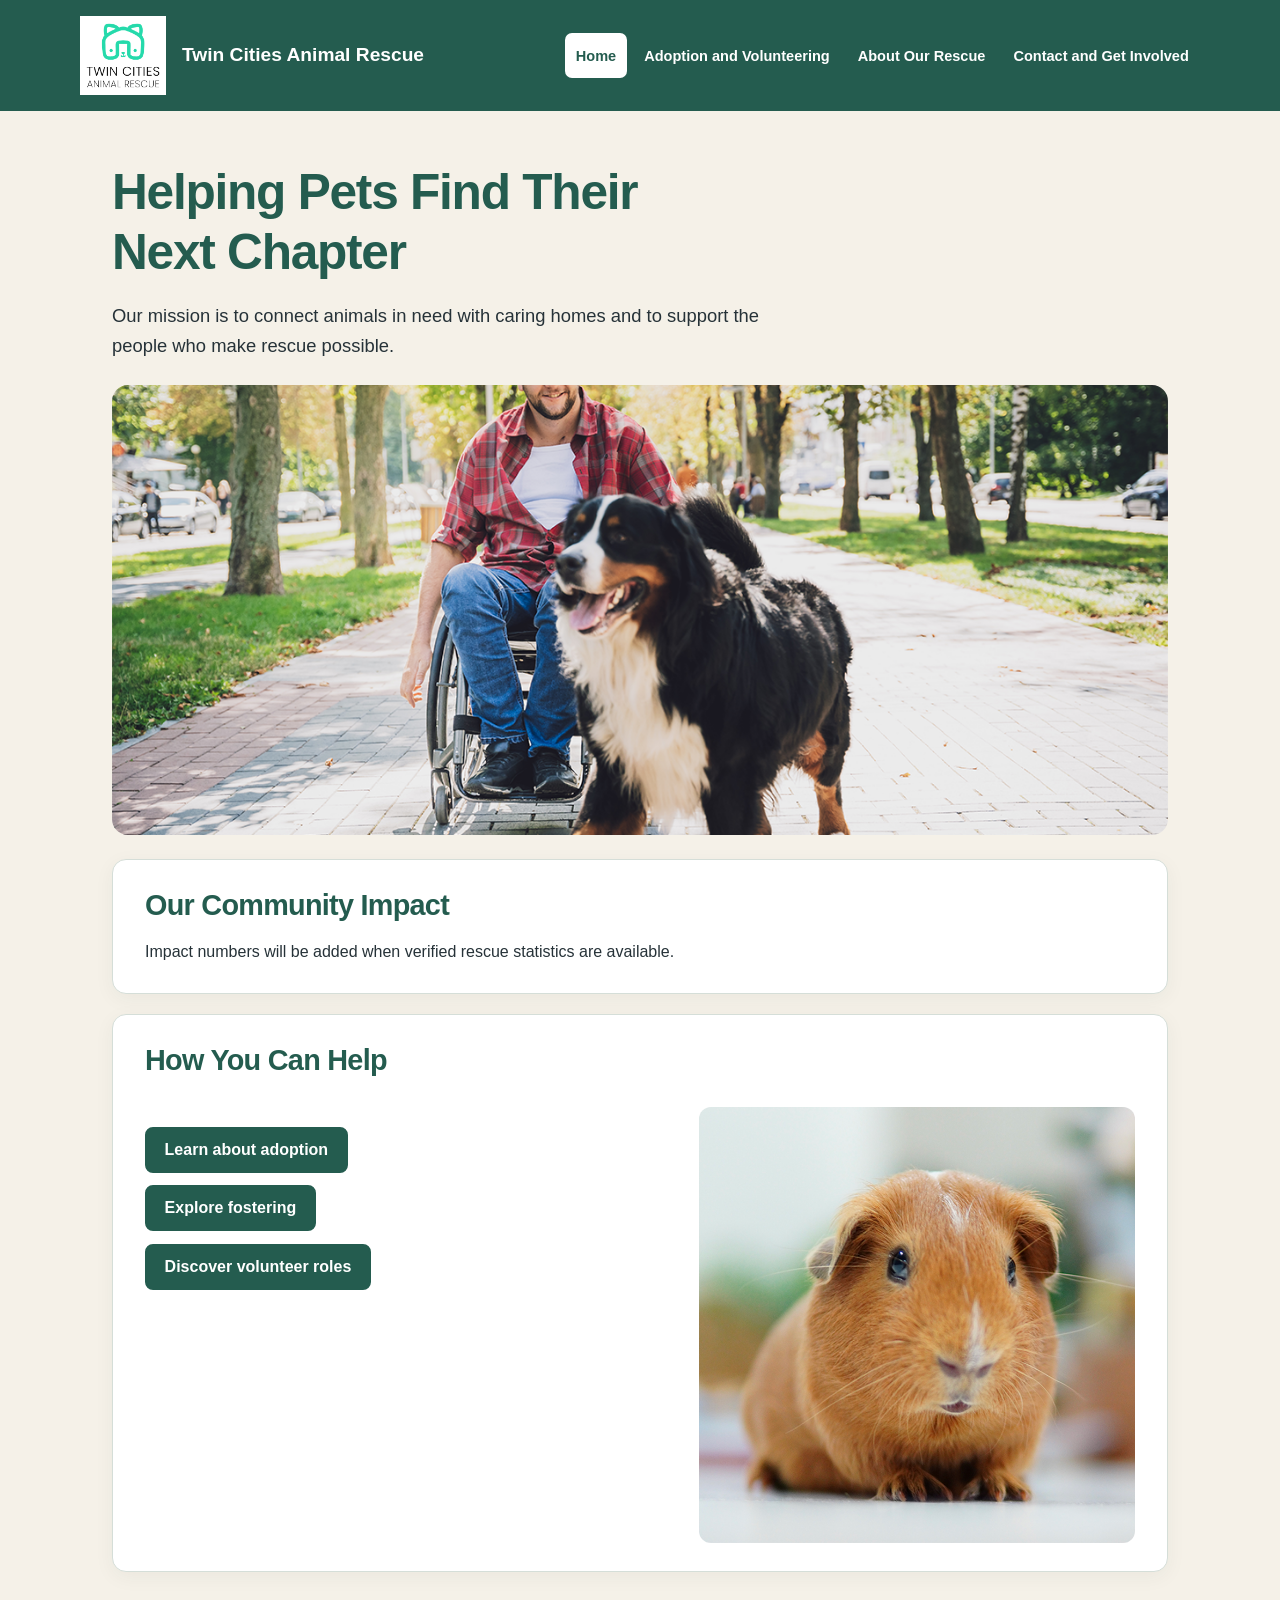
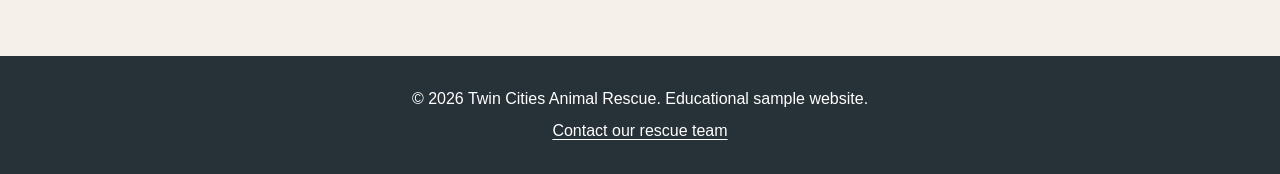
<file: index.html>
<!DOCTYPE html>
<html lang="en">
<head>
<meta charset="utf-8"/>
<meta content="width=device-width, initial-scale=1.0" name="viewport"/>
<title>Home | Twin Cities Animal Rescue</title>
<link href="css/styles.css" rel="stylesheet"/></head>
<body>
<a class="skip-link" href="#main-content">Skip to main content</a>
<header class="site-header">
<img alt="Twin Cities Animal Rescue logo" class="site-logo" src="images/rescue-logo_c.png" width="88"/>
<p class="site-name">Twin Cities Animal Rescue</p>
<nav aria-label="Main navigation" class="site-nav">
<ul>
<li><a aria-current="page" class="active" href="index.html">Home</a></li>
<li><a href="services.html">Adoption and Volunteering</a></li>
<li><a href="about.html">About Our Rescue</a></li>
<li><a href="contact.html">Contact and Get Involved</a></li>
</ul>
</nav>
</header>
<main class="page-content home-page" id="main-content">
<h1 class="hero-title">Helping Pets Find Their Next Chapter</h1>
<p class="hero-intro">Our mission is to connect animals in need with caring homes and to support the people who make rescue possible.</p>
<picture class="hero-picture">
<source media="(max-width: 600px)" srcset="images/rescue-feature-small_c.png"/>
<img alt="Rescue animals featured in the Twin Cities Animal Rescue campaign" class="content-image" loading="eager" src="images/rescue-feature-large_c.png" width="900"/>
</picture>
<section aria-labelledby="impact-heading" class="content-section">
<h2 id="impact-heading">Our Community Impact</h2>
<p>Impact numbers will be added when verified rescue statistics are available.</p>
</section>
<section aria-labelledby="help-heading" class="content-section help-section">
<h2 id="help-heading">How You Can Help</h2>
<ul class="action-links">
<li><a class="action-button" href="services.html#adopt">Learn about adoption</a></li>
<li><a class="action-button" href="services.html#foster">Explore fostering</a></li>
<li><a class="action-button" href="services.html#volunteer">Discover volunteer roles</a></li>
</ul>
<img alt="Rescue pet waiting to meet a potential adopter" class="content-image" loading="lazy" src="images/rescue-pet_c.png" width="500"/>
</section>
</main>
<footer class="site-footer">
<p>© 2026 Twin Cities Animal Rescue. Educational sample website.</p>
<p><a href="contact.html">Contact our rescue team</a></p>
</footer>
</body>
</html>
</file>
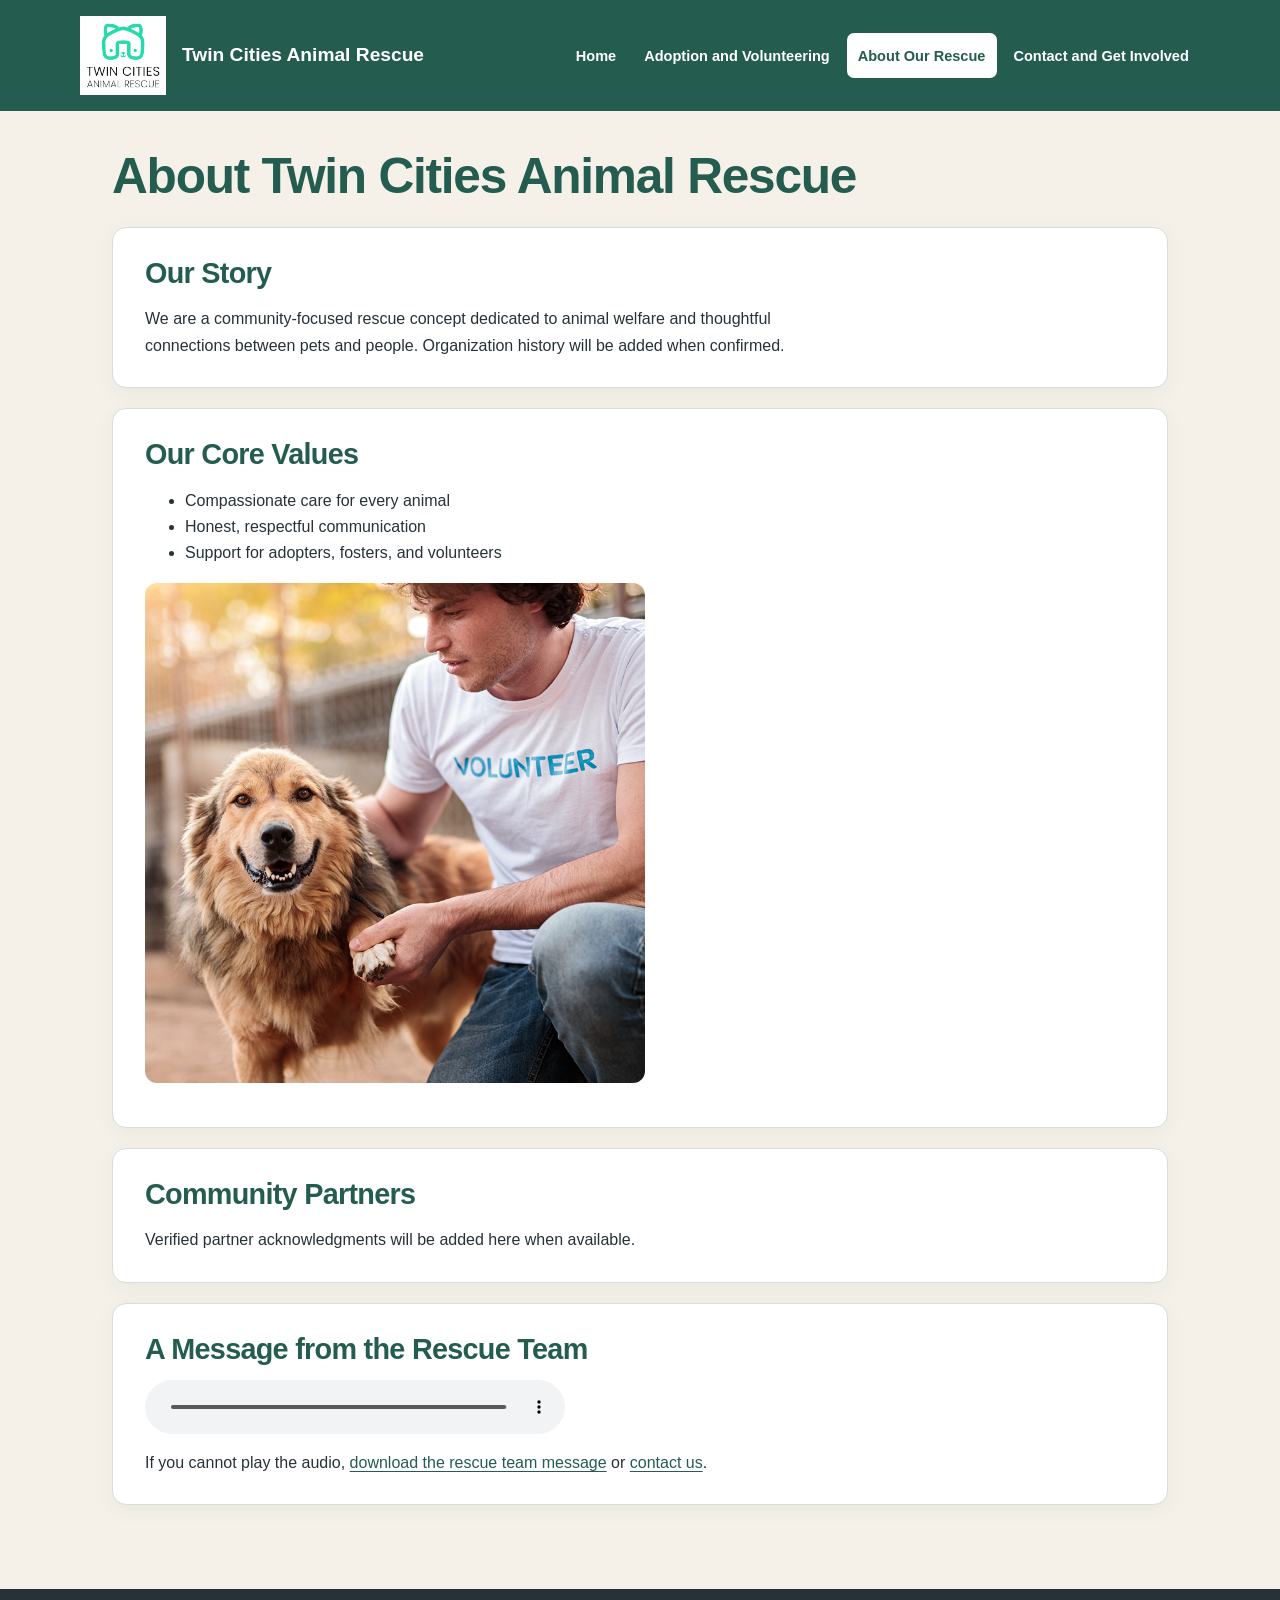
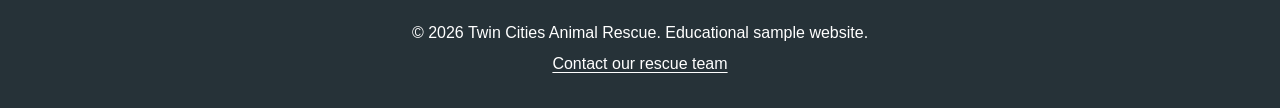
<file: about.html>
<!DOCTYPE html>
<html lang="en">
<head>
<meta charset="utf-8"/>
<meta content="width=device-width, initial-scale=1.0" name="viewport"/>
<title>About Our Rescue | Twin Cities Animal Rescue</title>
<link href="css/styles.css" rel="stylesheet"/></head>
<body>
<a class="skip-link" href="#main-content">Skip to main content</a>
<header class="site-header">
<img alt="Twin Cities Animal Rescue logo" class="site-logo" src="images/rescue-logo_c.png" width="88"/>
<p class="site-name">Twin Cities Animal Rescue</p>
<nav aria-label="Main navigation" class="site-nav">
<ul>
<li><a href="index.html">Home</a></li>
<li><a href="services.html">Adoption and Volunteering</a></li>
<li><a aria-current="page" class="active" href="about.html">About Our Rescue</a></li>
<li><a href="contact.html">Contact and Get Involved</a></li>
</ul>
</nav>
</header>
<main class="page-content" id="main-content">
<h1>About Twin Cities Animal Rescue</h1>
<section aria-labelledby="story-heading" class="content-section">
<h2 id="story-heading">Our Story</h2>
<p>We are a community-focused rescue concept dedicated to animal welfare and thoughtful connections between pets and people. Organization history will be added when confirmed.</p>
</section>
<section aria-labelledby="values-heading" class="content-section">
<h2 id="values-heading">Our Core Values</h2>
<ul>
<li>Compassionate care for every animal</li>
<li>Honest, respectful communication</li>
<li>Support for adopters, fosters, and volunteers</li>
</ul>
<img alt="Volunteer supporting an animal rescue effort" class="content-image" loading="lazy" src="images/rescue-volunteer_c.png" width="500"/>
</section>
<section aria-labelledby="partners-heading" class="content-section">
<h2 id="partners-heading">Community Partners</h2>
<p>Verified partner acknowledgments will be added here when available.</p>
</section>
<section aria-labelledby="message-heading" class="content-section">
<h2 id="message-heading">A Message from the Rescue Team</h2>
<audio class="audio-player" controls="" preload="metadata">
<source src="media/rescue-message_c.mp3" type="audio/mpeg"/>
        Your browser does not support the audio player. Please contact our team for information about the rescue.
      </audio>
<p>If you cannot play the audio, <a href="media/rescue-message_c.mp3">download the rescue team message</a> or <a href="contact.html">contact us</a>.</p>
</section>
</main>
<footer class="site-footer">
<p>© 2026 Twin Cities Animal Rescue. Educational sample website.</p>
<p><a href="contact.html">Contact our rescue team</a></p>
</footer>
</body>
</html>
</file>
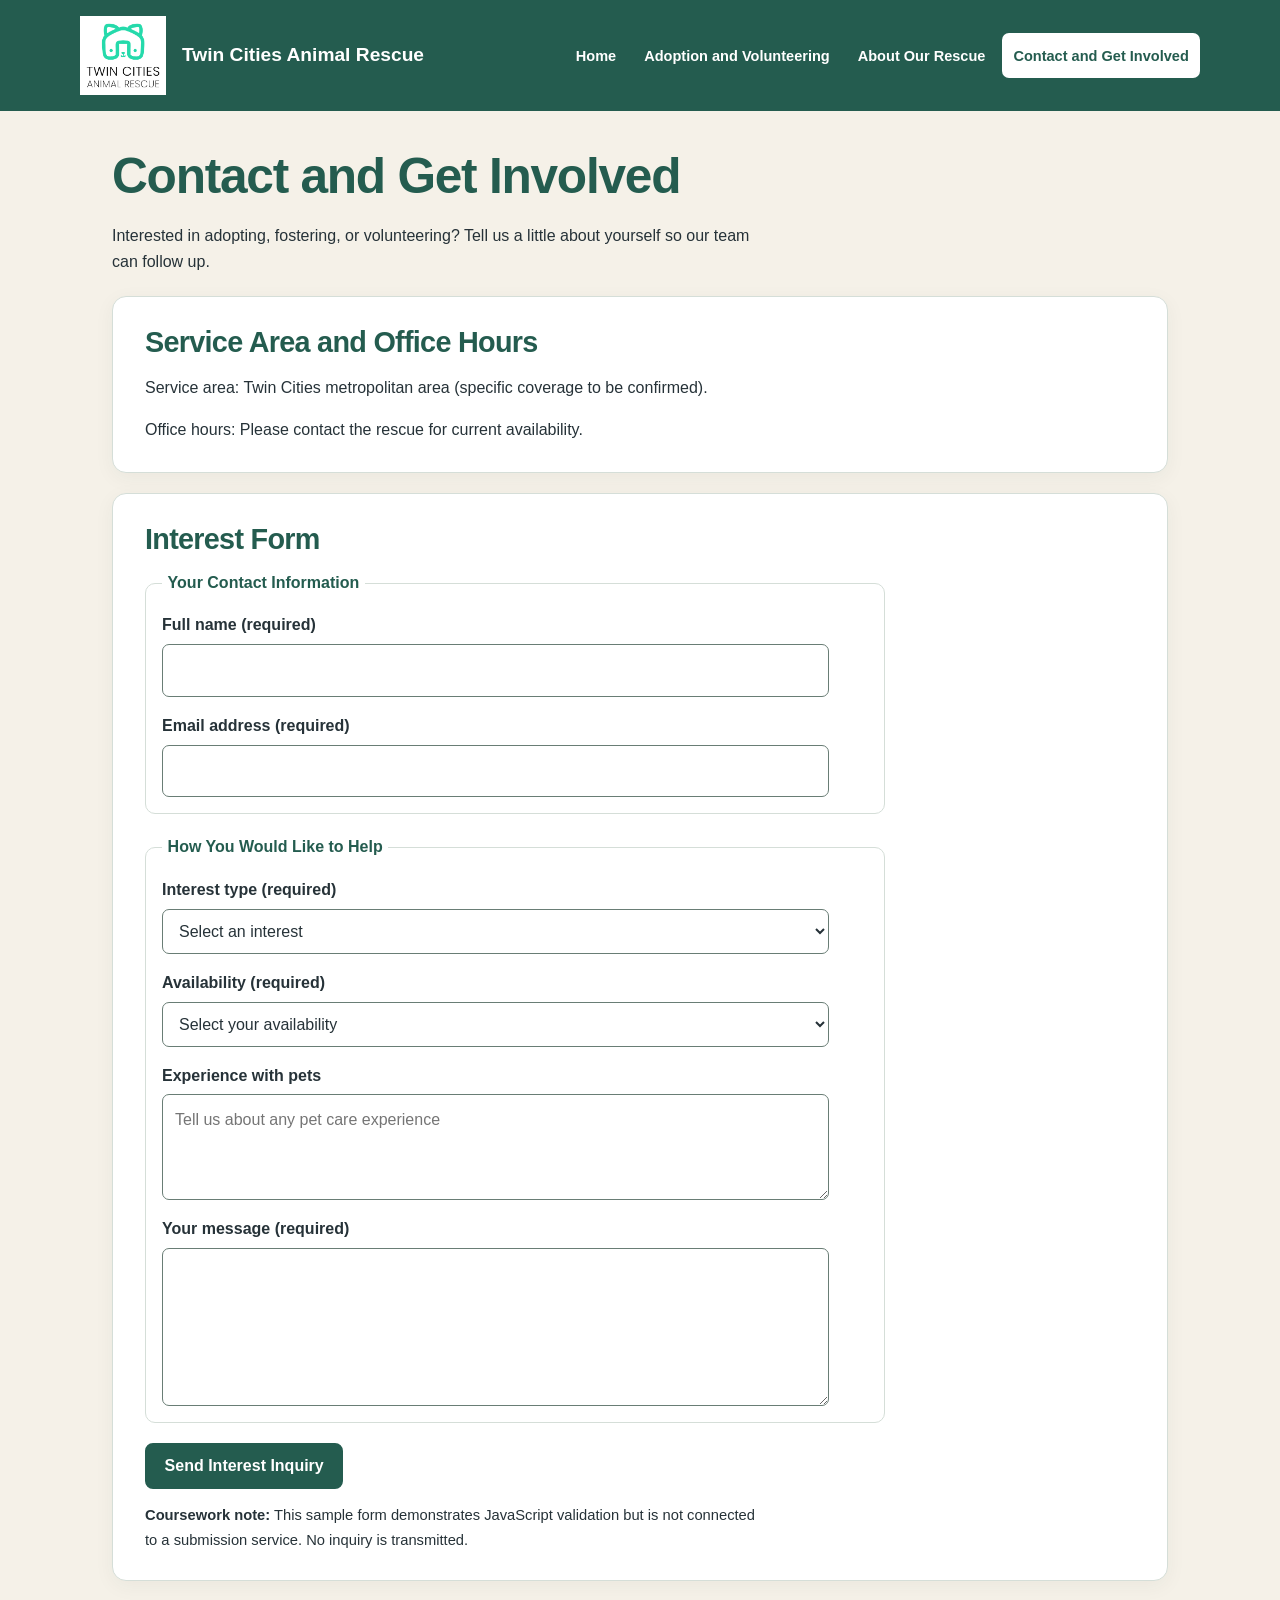
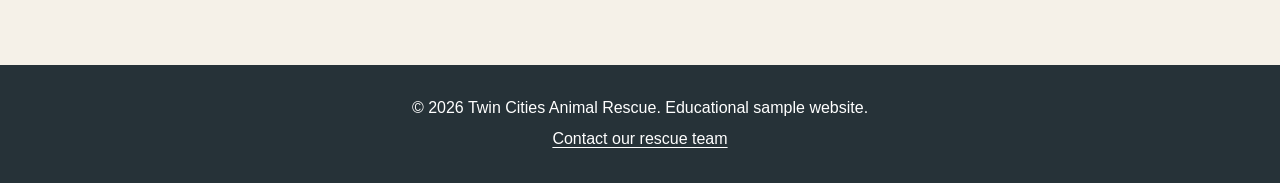
<file: contact.html>
<!DOCTYPE html>
<html lang="en">
<head>
<meta charset="utf-8"/>
<meta content="width=device-width, initial-scale=1.0" name="viewport"/>
<title>Contact and Get Involved | Twin Cities Animal Rescue</title>
<link href="css/styles.css" rel="stylesheet"/></head>
<body>
<a class="skip-link" href="#main-content">Skip to main content</a>
<header class="site-header">
<img alt="Twin Cities Animal Rescue logo" class="site-logo" src="images/rescue-logo_c.png" width="88"/>
<p class="site-name">Twin Cities Animal Rescue</p>
<nav aria-label="Main navigation" class="site-nav">
<ul>
<li><a href="index.html">Home</a></li>
<li><a href="services.html">Adoption and Volunteering</a></li>
<li><a href="about.html">About Our Rescue</a></li>
<li><a aria-current="page" class="active" href="contact.html">Contact and Get Involved</a></li>
</ul>
</nav>
</header>
<main class="page-content" id="main-content">
<h1>Contact and Get Involved</h1>
<p>Interested in adopting, fostering, or volunteering? Tell us a little about yourself so our team can follow up.</p>
<section aria-labelledby="area-heading" class="content-section">
<h2 id="area-heading">Service Area and Office Hours</h2>
<p>Service area: Twin Cities metropolitan area (specific coverage to be confirmed).</p>
<p>Office hours: Please contact the rescue for current availability.</p>
</section>
<section aria-labelledby="form-heading" class="content-section">
<h2 id="form-heading">Interest Form</h2>
<form action="#" class="interest-form" id="interest-form" method="post" novalidate>
<fieldset>
<legend>Your Contact Information</legend>
<p><label class="form-label" for="full-name">Full name (required)</label>
<input autocomplete="name" class="form-control" id="full-name" minlength="2" name="full_name" required="" type="text"/><span class="field-error" id="full-name-error" aria-live="polite"></span></p>
<p><label class="form-label" for="email">Email address (required)</label>
<input autocomplete="email" class="form-control" id="email" name="email" required="" type="email"/><span class="field-error" id="email-error" aria-live="polite"></span></p>
</fieldset>
<fieldset>
<legend>How You Would Like to Help</legend>
<p><label class="form-label" for="interest">Interest type (required)</label>
<select class="form-control" id="interest" name="interest" required="">
<option value="">Select an interest</option>
<option value="volunteer">Volunteering</option>
<option value="foster">Fostering</option>
<option value="adoption">Adoption information</option>
</select><span class="field-error" id="interest-error" aria-live="polite"></span></p>
<p><label class="form-label" for="availability">Availability (required)</label>
<select class="form-control" id="availability" name="availability" required="">
<option value="">Select your availability</option>
<option value="weekdays">Weekdays</option>
<option value="evenings">Evenings</option>
<option value="weekends">Weekends</option>
<option value="flexible">Flexible</option>
</select><span class="field-error" id="availability-error" aria-live="polite"></span></p>
<p><label class="form-label" for="experience">Experience with pets</label>
<textarea class="form-control" cols="45" id="experience" name="pet_experience" placeholder="Tell us about any pet care experience" rows="3"></textarea></p>
<p><label class="form-label" for="message">Your message (required)</label>
<textarea class="form-control" cols="45" id="message" minlength="10" name="message" required="" rows="5"></textarea><span class="field-error" id="message-error" aria-live="polite"></span></p>
</fieldset>
<button class="submit-button" type="submit">Send Interest Inquiry</button>
<p id="form-result" role="status" aria-live="polite"></p>
</form>
<p class="coursework-note"><strong>Coursework note:</strong> This sample form demonstrates JavaScript validation but is not connected to a submission service. No inquiry is transmitted.</p>
</section>
</main>
<footer class="site-footer">
<p>© 2026 Twin Cities Animal Rescue. Educational sample website.</p>
<p><a href="contact.html">Contact our rescue team</a></p>
</footer>
<script src="js/contact-validation.js" defer></script>
</body>
</html>
</file>
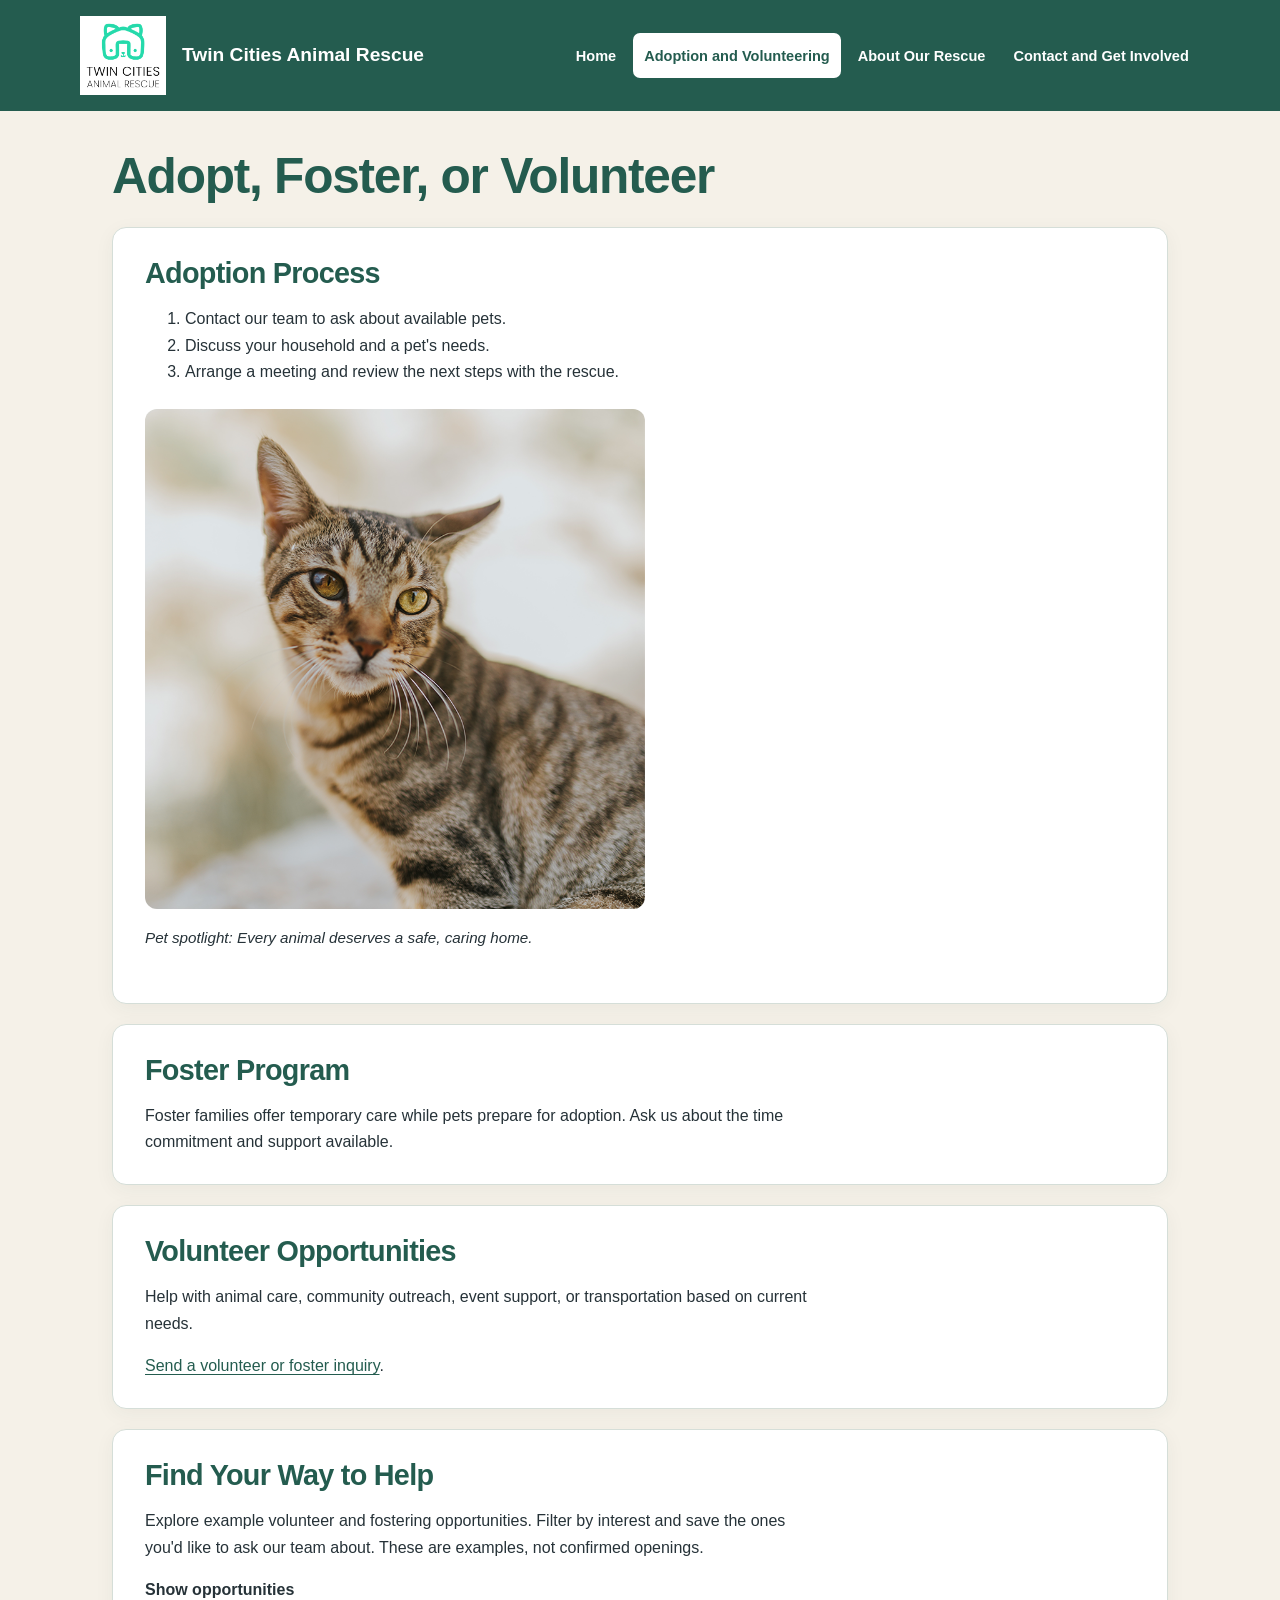
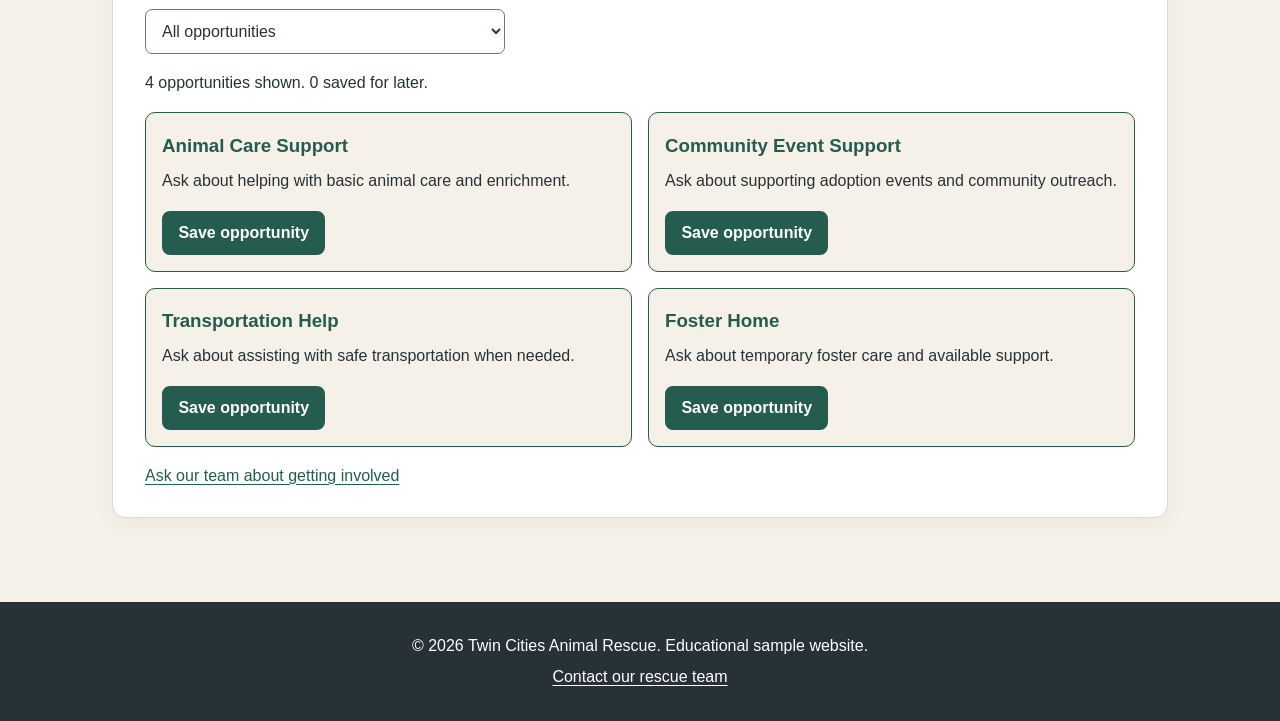
<file: services.html>
<!DOCTYPE html>
<html lang="en">
<head>
<meta charset="utf-8"/>
<meta content="width=device-width, initial-scale=1.0" name="viewport"/>
<title>Adoption and Volunteering | Twin Cities Animal Rescue</title>
<link href="css/styles.css" rel="stylesheet"/></head>
<body>
<a class="skip-link" href="#main-content">Skip to main content</a>
<header class="site-header">
<img alt="Twin Cities Animal Rescue logo" class="site-logo" src="images/rescue-logo_c.png" width="88"/>
<p class="site-name">Twin Cities Animal Rescue</p>
<nav aria-label="Main navigation" class="site-nav">
<ul>
<li><a href="index.html">Home</a></li>
<li><a aria-current="page" class="active" href="services.html">Adoption and Volunteering</a></li>
<li><a href="about.html">About Our Rescue</a></li>
<li><a href="contact.html">Contact and Get Involved</a></li>
</ul>
</nav>
</header>
<main class="page-content" id="main-content">
<h1>Adopt, Foster, or Volunteer</h1>
<section aria-labelledby="adopt-heading" class="content-section service-section" id="adopt">
<h2 id="adopt-heading">Adoption Process</h2>
<ol>
<li>Contact our team to ask about available pets.</li>
<li>Discuss your household and a pet's needs.</li>
<li>Arrange a meeting and review the next steps with the rescue.</li>
</ol>
<figure>
<img alt="Featured rescue pet pictured for the adoption spotlight" class="content-image" loading="lazy" src="images/rescue-pet-spotlight_c.png" width="500"/>
<figcaption>Pet spotlight: Every animal deserves a safe, caring home.</figcaption>
</figure>
</section>
<section aria-labelledby="foster-heading" class="content-section service-section" id="foster">
<h2 id="foster-heading">Foster Program</h2>
<p>Foster families offer temporary care while pets prepare for adoption. Ask us about the time commitment and support available.</p>
</section>
<section aria-labelledby="volunteer-heading" class="content-section service-section" id="volunteer">
<h2 id="volunteer-heading">Volunteer Opportunities</h2>
<p>Help with animal care, community outreach, event support, or transportation based on current needs.</p>
<p><a href="contact.html">Send a volunteer or foster inquiry</a>.</p>
</section>
<section class="content-section" aria-labelledby="tracker-heading" id="opportunities">
<h2 id="tracker-heading">Find Your Way to Help</h2>
<p>Explore example volunteer and fostering opportunities. Filter by interest and save the ones you'd like to ask our team about. These are examples, not confirmed openings.</p>
<p><label class="form-label" for="opportunity-filter">Show opportunities</label>
<select class="form-control filter-control" id="opportunity-filter"><option value="all">All opportunities</option><option value="volunteer">Volunteering</option><option value="foster">Fostering</option></select></p>
<p id="opportunity-status" role="status" aria-live="polite"></p>
<div id="opportunity-list" class="opportunity-grid"></div>
<p><a href="contact.html">Ask our team about getting involved</a></p>
</section>
</main>
<footer class="site-footer">
<p>© 2026 Twin Cities Animal Rescue. Educational sample website.</p>
<p><a href="contact.html">Contact our rescue team</a></p>
</footer>
<script src="js/opportunities.js" defer></script>
</body>
</html>
</file>
<file: css/styles.css>
/* Twin Cities Animal Rescue | Touchstone 3 | Mobile-first visual system */
:root { --forest:#245c4f; --cream:#f5f1e8; --orange:#d78a45; --charcoal:#263238; --white:#fff; --border:#d5ded8; }
*,*::before,*::after { box-sizing:border-box; }
html { scroll-behavior:smooth; }
body { margin:0; background:var(--cream); color:var(--charcoal); font-family:Arial,Helvetica,sans-serif; font-size:1rem; line-height:1.65; }
a { color:var(--forest); text-underline-offset:3px; }
a:hover { text-decoration-thickness:2px; }
a:focus-visible,button:focus-visible,input:focus-visible,select:focus-visible,textarea:focus-visible { outline:3px solid var(--orange); outline-offset:3px; }
.skip-link { position:absolute; top:-100px; left:12px; z-index:100; background:var(--white); color:var(--charcoal); padding:10px 14px; border:2px solid var(--forest); }
.skip-link:focus { top:10px; }
.site-header { background:var(--forest); color:var(--white); padding:1rem max(1rem,calc((100vw - 1120px)/2)); display:flex; flex-direction:column; align-items:center; gap:.55rem; }
.site-logo { width:76px; height:auto; object-fit:contain; }
.site-name { margin:0; font-weight:700; font-size:1.2rem; text-align:center; line-height:1.3; }
.site-nav { width:100%; }
.site-nav ul { display:flex; flex-wrap:wrap; justify-content:center; gap:.35rem; margin:.5rem 0 0; padding:0; list-style:none; }
.site-nav a { display:block; color:var(--white); text-decoration:none; font-weight:700; border-radius:7px; padding:.7rem .8rem; min-height:44px; text-align:center; }
.site-nav a:hover,.site-nav a.active { background:var(--white); color:var(--forest); }
.page-content { max-width:1120px; margin:0 auto; padding:1.5rem 1rem 3rem; }
h1,h2 { line-height:1.2; color:var(--forest); letter-spacing:-.025em; }
h1 { font-size:clamp(2rem,5vw,3.1rem); margin:0 0 1rem; }
h2 { font-size:clamp(1.4rem,3vw,1.8rem); margin:0 0 .85rem; }
p,li { max-width:75ch; }
.content-section { background:var(--white); border:1px solid var(--border); border-radius:14px; padding:1.25rem; margin:1.25rem 0; box-shadow:0 5px 20px rgba(38,50,56,.05); }
.content-section p:last-child { margin-bottom:0; }
.content-image { display:block; max-width:100%; height:auto; border-radius:12px; margin:1rem 0; }
.hero-title { max-width:20ch; margin-top:1rem; }
.hero-intro { font-size:1.15rem; max-width:65ch; }
.hero-picture { display:block; margin:1.5rem 0; }
.hero-picture img { display:block; width:100%; height:auto; max-height:450px; object-fit:cover; border-radius:16px; }
.action-links { display:flex; flex-direction:column; gap:.8rem; list-style:none; padding:0; margin:1.2rem 0; }
.action-links li { max-width:none; }
.action-button,.submit-button { display:inline-block; border:2px solid var(--forest); background:var(--forest); color:var(--white); border-radius:8px; padding:.75rem 1.1rem; font:700 1rem Arial,Helvetica,sans-serif; text-decoration:none; min-height:44px; cursor:pointer; }
.action-button:hover,.submit-button:hover { background:var(--charcoal); border-color:var(--charcoal); color:var(--white); }
figure { margin:1.5rem 0; }
figcaption { font-size:.95rem; font-style:italic; }
.interest-form { max-width:740px; }
fieldset { border:1px solid var(--border); border-radius:10px; padding:1rem; margin:0 0 1.25rem; }
legend { font-weight:700; color:var(--forest); padding:0 .35rem; }
.form-label { display:block; font-weight:700; margin-bottom:.35rem; }
.form-control { display:block; width:100%; max-width:100%; border:1px solid #697d75; border-radius:7px; background:var(--white); color:var(--charcoal); padding:.75rem; font:inherit; min-height:44px; }
textarea.form-control { min-height:105px; resize:vertical; }
.interest-form p { margin:0 0 1rem; }
.coursework-note { font-size:.92rem; }
.audio-player { display:block; max-width:100%; width:420px; }
.site-footer { background:var(--charcoal); color:var(--white); padding:1.6rem 1rem; text-align:center; }
.site-footer p { max-width:none; margin:.3rem auto; }
.site-footer a { color:var(--white); }
@media (min-width:720px) {
 .site-header { flex-direction:row; flex-wrap:wrap; justify-content:space-between; gap:1rem; }
 .site-logo { width:86px; }
 .site-name { margin-right:auto; text-align:left; }
 .site-nav { width:auto; flex-basis:100%; }
 .site-nav ul { justify-content:flex-start; }
 .page-content { padding:2.25rem 2rem 4rem; }
 .content-section { padding:1.75rem 2rem; }
 .action-links { flex-direction:row; flex-wrap:wrap; }
 .help-section > img { max-width:480px; }
}
@media (min-width:1050px) {
 .site-nav { flex-basis:auto; }
 .site-nav ul { margin:0; }
 .site-nav a { padding:.65rem .7rem; font-size:.91rem; }
 .home-page .help-section { display:flex; flex-wrap:wrap; align-items:start; gap:1rem 2rem; }
 .home-page .help-section h2 { flex-basis:100%; }
 .home-page .help-section .action-links { flex:1 1 350px; flex-direction:column; }
 .home-page .help-section > img { flex:1 1 300px; max-width:44%; margin:0; }
}
@media (prefers-reduced-motion:reduce) { html { scroll-behavior:auto; } }

/* Touchstone 4: interactive opportunity tracker and form feedback */
.filter-control { max-width:360px; }
.opportunity-grid { display:grid; grid-template-columns:1fr; gap:1rem; margin:1rem 0; }
.opportunity-card { border:1px solid var(--forest); border-radius:10px; padding:1rem; background:var(--cream); }
.opportunity-card h3 { color:var(--forest); margin:.1rem 0 .4rem; }
.opportunity-card p { margin:.35rem 0 1rem; }
.save-button { border:2px solid var(--forest); background:var(--forest); color:var(--white); border-radius:8px; padding:.6rem .9rem; font:700 1rem Arial,Helvetica,sans-serif; cursor:pointer; min-height:44px; }
.save-button[aria-pressed="true"] { background:var(--white); color:var(--forest); }
.save-button:focus-visible { outline:3px solid var(--orange); outline-offset:3px; }
.field-error { display:block; color:var(--charcoal); font-weight:700; margin:.25rem 0 0; }
.field-error:not(:empty)::before { content:"⚠ "; }
/* Touchstone 4: Keep validation feedback beside its field */
.field-error {
  display: block;
  margin-top: 0.35rem;
  font-size: 0.9rem;
  font-weight: 700;
  color: var(--charcoal);
}

.field-error:empty {
  display: none;
}
.form-control[aria-invalid="true"] { border:3px solid var(--charcoal); }
#form-result { font-weight:700; }
@media(min-width:720px) { .opportunity-grid { grid-template-columns:repeat(2,minmax(0,1fr)); } }
</file>
